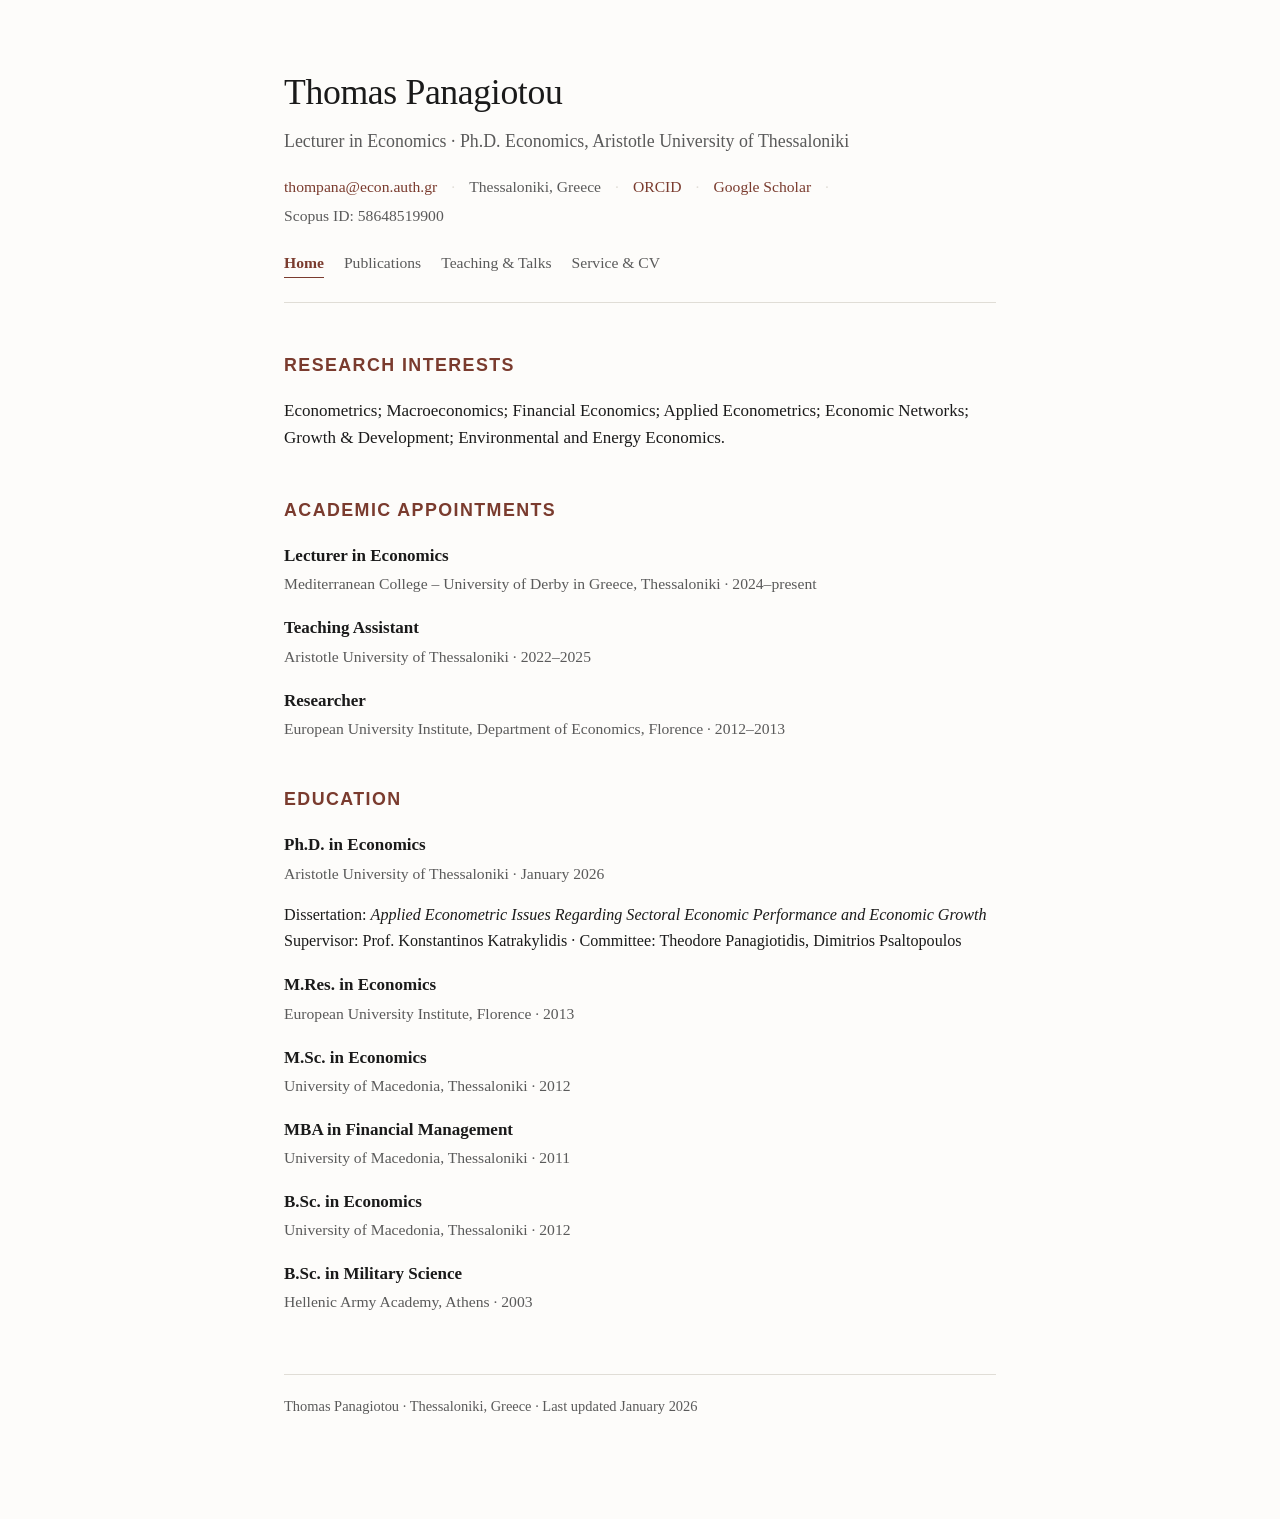
<file: index.html>
<!DOCTYPE html>
<html lang="en">
<head>
<meta charset="UTF-8">
<meta name="viewport" content="width=device-width, initial-scale=1.0">
<title>Thomas Panagiotou — Economist</title>
<link rel="stylesheet" href="style.css">
</head>
<body>
<div class="wrap">

  <header>
    <h1>Thomas Panagiotou</h1>
    <p class="role">Lecturer in Economics · Ph.D. Economics, Aristotle University of Thessaloniki</p>
    <div class="contact">
      <a href="mailto:thompana@econ.auth.gr">thompana@econ.auth.gr</a>
      <span class="sep">·</span>
      <span>Thessaloniki, Greece</span>
      <span class="sep">·</span>
      <a href="https://orcid.org/0000-0002-3631-9676" target="_blank" rel="noopener">ORCID</a>
      <span class="sep">·</span>
      <!-- TODO: replace # with your actual Google Scholar profile URL -->
      <a href="#" target="_blank" rel="noopener">Google Scholar</a>
      <span class="sep">·</span>
      <span>Scopus ID: 58648519900</span>
    </div>
    <nav>
      <a href="index.html" class="active">Home</a>
      <a href="publications.html">Publications</a>
      <a href="teaching.html">Teaching &amp; Talks</a>
      <a href="service.html">Service &amp; CV</a>
    </nav>
  </header>

  <section id="research">
    <h2>Research Interests</h2>
    <p>Econometrics; Macroeconomics; Financial Economics; Applied Econometrics; Economic Networks; Growth &amp; Development; Environmental and Energy Economics.</p>
  </section>

  <section id="appointments">
    <h2>Academic Appointments</h2>
    <div class="entry">
      <p class="entry-title">Lecturer in Economics</p>
      <p class="entry-meta">Mediterranean College – University of Derby in Greece, Thessaloniki · 2024–present</p>
    </div>
    <div class="entry">
      <p class="entry-title">Teaching Assistant</p>
      <p class="entry-meta">Aristotle University of Thessaloniki · 2022–2025</p>
    </div>
    <div class="entry">
      <p class="entry-title">Researcher</p>
      <p class="entry-meta">European University Institute, Department of Economics, Florence · 2012–2013</p>
    </div>
  </section>

  <section id="education">
    <h2>Education</h2>
    <div class="entry">
      <p class="entry-title">Ph.D. in Economics</p>
      <p class="entry-meta">Aristotle University of Thessaloniki · January 2026</p>
      <p class="entry-detail">Dissertation: <em>Applied Econometric Issues Regarding Sectoral Economic Performance and Economic Growth</em><br>
      Supervisor: Prof. Konstantinos Katrakylidis · Committee: Theodore Panagiotidis, Dimitrios Psaltopoulos</p>
    </div>
    <div class="entry">
      <p class="entry-title">M.Res. in Economics</p>
      <p class="entry-meta">European University Institute, Florence · 2013</p>
    </div>
    <div class="entry">
      <p class="entry-title">M.Sc. in Economics</p>
      <p class="entry-meta">University of Macedonia, Thessaloniki · 2012</p>
    </div>
    <div class="entry">
      <p class="entry-title">MBA in Financial Management</p>
      <p class="entry-meta">University of Macedonia, Thessaloniki · 2011</p>
    </div>
    <div class="entry">
      <p class="entry-title">B.Sc. in Economics</p>
      <p class="entry-meta">University of Macedonia, Thessaloniki · 2012</p>
    </div>
    <div class="entry">
      <p class="entry-title">B.Sc. in Military Science</p>
      <p class="entry-meta">Hellenic Army Academy, Athens · 2003</p>
    </div>
  </section>

  <footer>
    Thomas Panagiotou · Thessaloniki, Greece · Last updated January 2026
  </footer>

</div>
</body>
</html>
</file>
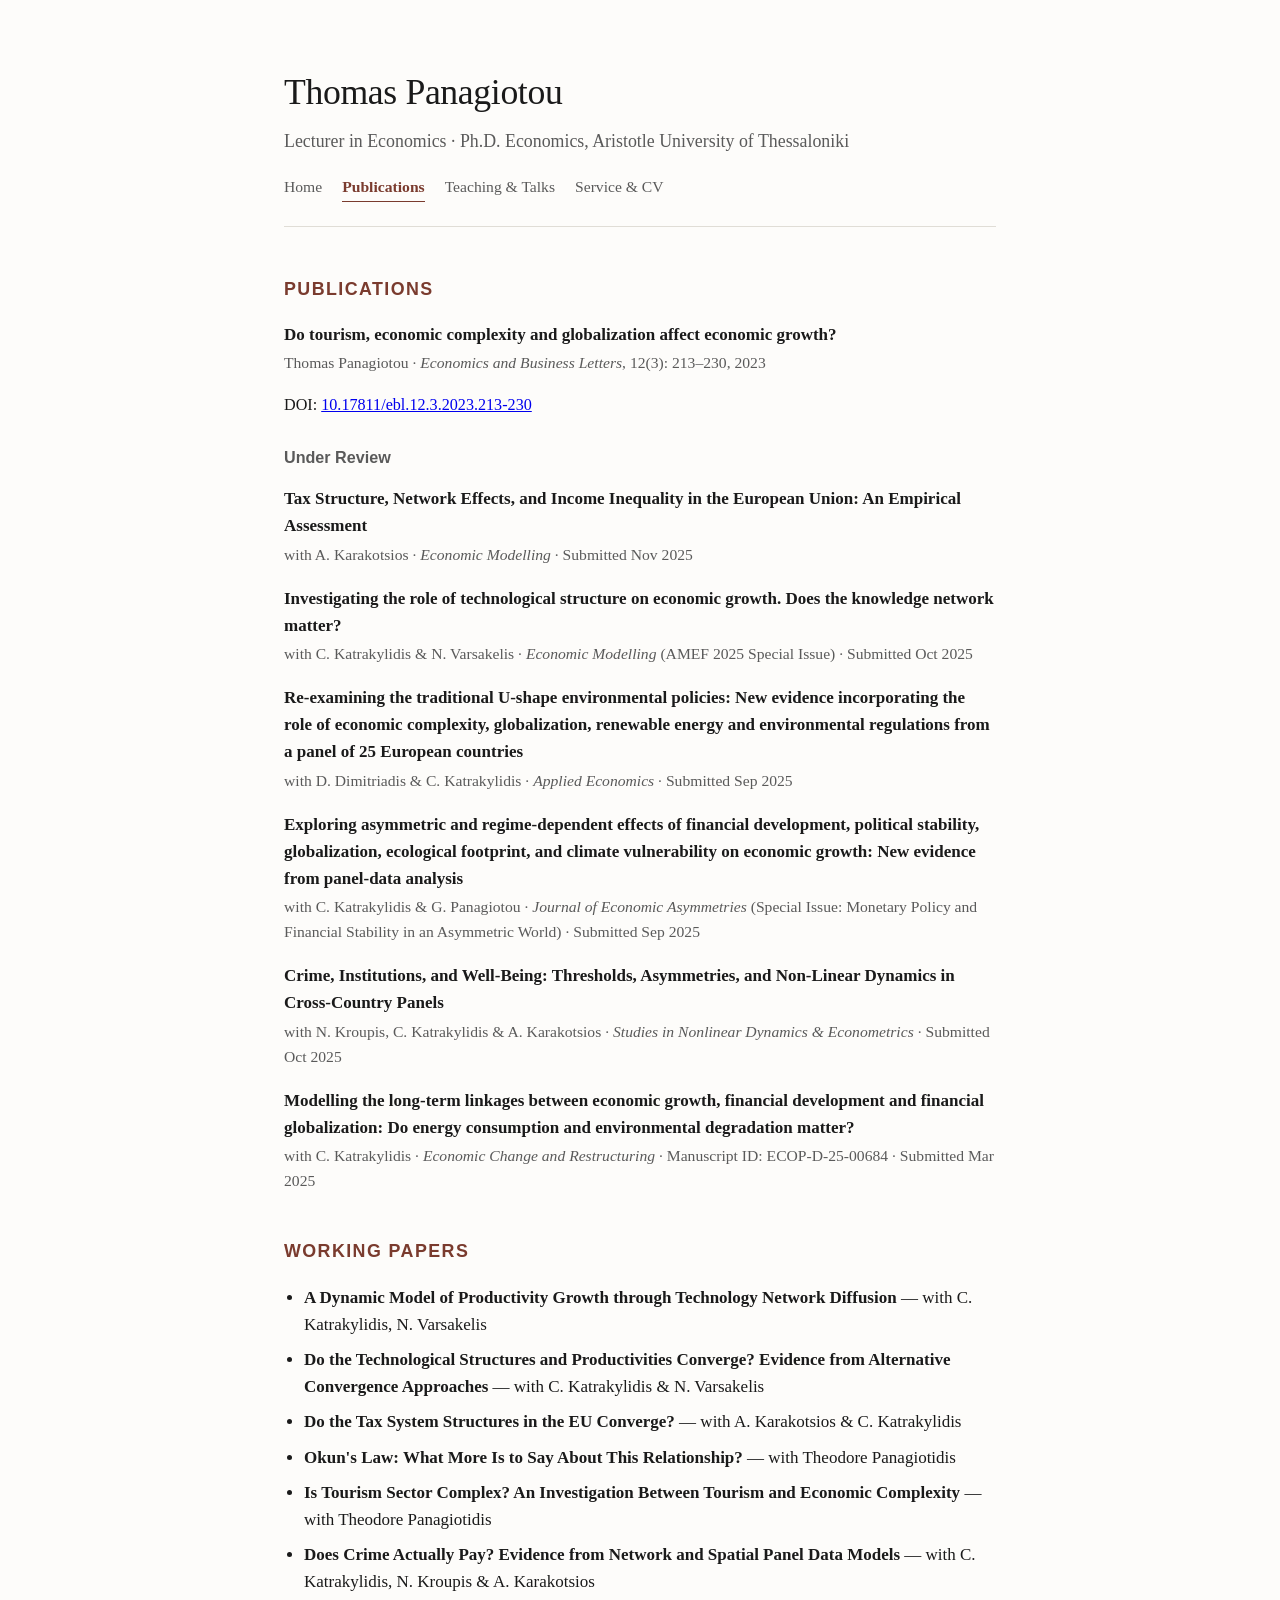
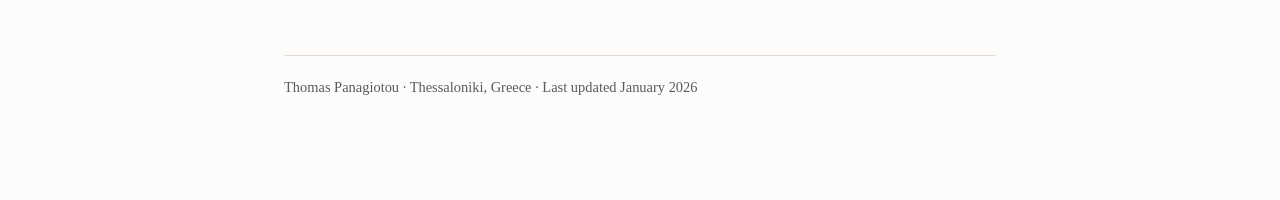
<file: publications.html>
<!DOCTYPE html>
<html lang="en">
<head>
<meta charset="UTF-8">
<meta name="viewport" content="width=device-width, initial-scale=1.0">
<title>Publications — Thomas Panagiotou</title>
<link rel="stylesheet" href="style.css">
</head>
<body>
<div class="wrap">

  <header>
    <h1>Thomas Panagiotou</h1>
    <p class="role">Lecturer in Economics · Ph.D. Economics, Aristotle University of Thessaloniki</p>
    <nav>
      <a href="index.html">Home</a>
      <a href="publications.html" class="active">Publications</a>
      <a href="teaching.html">Teaching &amp; Talks</a>
      <a href="service.html">Service &amp; CV</a>
    </nav>
  </header>

  <section id="publications">
    <h2>Publications</h2>

    <div class="entry">
      <p class="entry-title">Do tourism, economic complexity and globalization affect economic growth?</p>
      <p class="entry-meta">Thomas Panagiotou · <em>Economics and Business Letters</em>, 12(3): 213–230, 2023</p>
      <p class="entry-detail">DOI: <a href="https://doi.org/10.17811/ebl.12.3.2023.213-230" target="_blank" rel="noopener">10.17811/ebl.12.3.2023.213-230</a></p>
    </div>

    <h3 class="subhead">Under Review</h3>

    <div class="entry">
      <p class="entry-title">Tax Structure, Network Effects, and Income Inequality in the European Union: An Empirical Assessment</p>
      <p class="entry-meta">with A. Karakotsios · <em>Economic Modelling</em> · Submitted Nov 2025</p>
    </div>

    <div class="entry">
      <p class="entry-title">Investigating the role of technological structure on economic growth. Does the knowledge network matter?</p>
      <p class="entry-meta">with C. Katrakylidis &amp; N. Varsakelis · <em>Economic Modelling</em> (AMEF 2025 Special Issue) · Submitted Oct 2025</p>
    </div>

    <div class="entry">
      <p class="entry-title">Re-examining the traditional U-shape environmental policies: New evidence incorporating the role of economic complexity, globalization, renewable energy and environmental regulations from a panel of 25 European countries</p>
      <p class="entry-meta">with D. Dimitriadis &amp; C. Katrakylidis · <em>Applied Economics</em> · Submitted Sep 2025</p>
    </div>

    <div class="entry">
      <p class="entry-title">Exploring asymmetric and regime-dependent effects of financial development, political stability, globalization, ecological footprint, and climate vulnerability on economic growth: New evidence from panel-data analysis</p>
      <p class="entry-meta">with C. Katrakylidis &amp; G. Panagiotou · <em>Journal of Economic Asymmetries</em> (Special Issue: Monetary Policy and Financial Stability in an Asymmetric World) · Submitted Sep 2025</p>
    </div>

    <div class="entry">
      <p class="entry-title">Crime, Institutions, and Well-Being: Thresholds, Asymmetries, and Non-Linear Dynamics in Cross-Country Panels</p>
      <p class="entry-meta">with N. Kroupis, C. Katrakylidis &amp; A. Karakotsios · <em>Studies in Nonlinear Dynamics &amp; Econometrics</em> · Submitted Oct 2025</p>
    </div>

    <div class="entry">
      <p class="entry-title">Modelling the long-term linkages between economic growth, financial development and financial globalization: Do energy consumption and environmental degradation matter?</p>
      <p class="entry-meta">with C. Katrakylidis · <em>Economic Change and Restructuring</em> · Manuscript ID: ECOP-D-25-00684 · Submitted Mar 2025</p>
    </div>
  </section>

  <section id="working-papers">
    <h2>Working Papers</h2>
    <ul class="plain">
      <li><strong>A Dynamic Model of Productivity Growth through Technology Network Diffusion</strong> — with C. Katrakylidis, N. Varsakelis</li>
      <li><strong>Do the Technological Structures and Productivities Converge? Evidence from Alternative Convergence Approaches</strong> — with C. Katrakylidis &amp; N. Varsakelis</li>
      <li><strong>Do the Tax System Structures in the EU Converge?</strong> — with A. Karakotsios &amp; C. Katrakylidis</li>
      <li><strong>Okun's Law: What More Is to Say About This Relationship?</strong> — with Theodore Panagiotidis</li>
      <li><strong>Is Tourism Sector Complex? An Investigation Between Tourism and Economic Complexity</strong> — with Theodore Panagiotidis</li>
      <li><strong>Does Crime Actually Pay? Evidence from Network and Spatial Panel Data Models</strong> — with C. Katrakylidis, N. Kroupis &amp; A. Karakotsios</li>
    </ul>
  </section>

  <footer>
    Thomas Panagiotou · Thessaloniki, Greece · Last updated January 2026
  </footer>

</div>
</body>
</html>
</file>
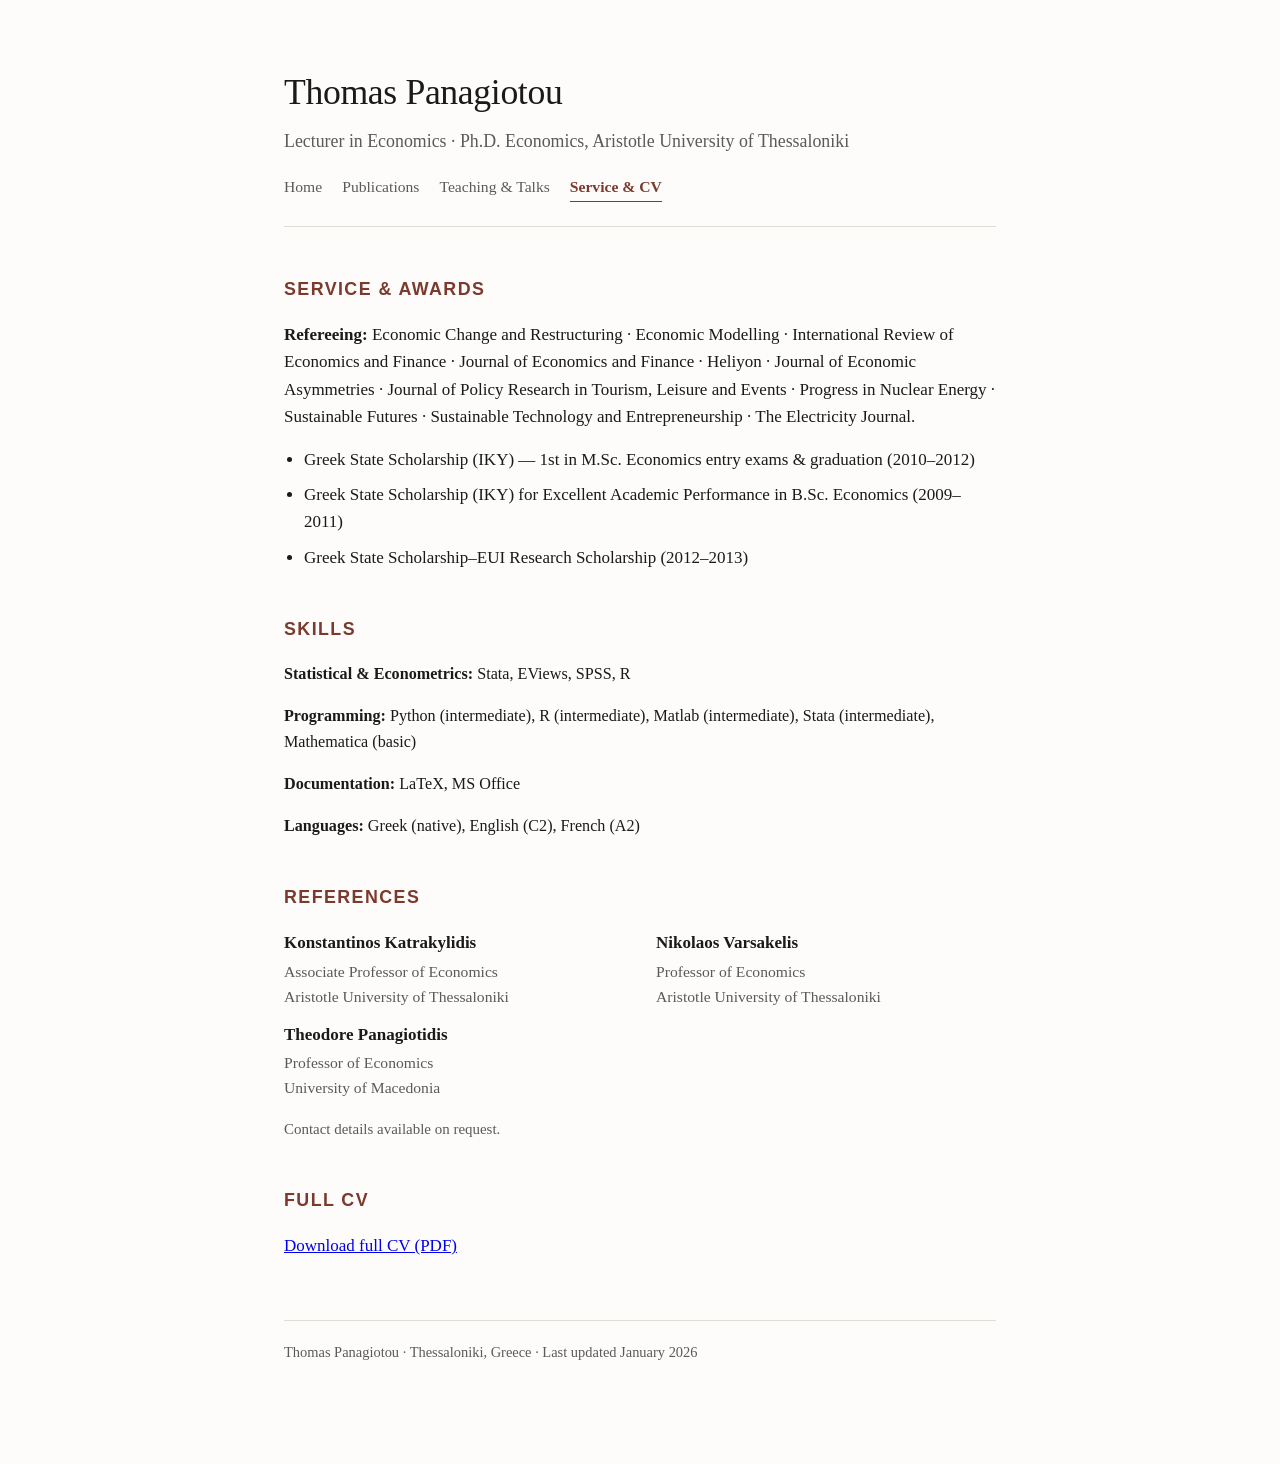
<file: service.html>
<!DOCTYPE html>
<html lang="en">
<head>
<meta charset="UTF-8">
<meta name="viewport" content="width=device-width, initial-scale=1.0">
<title>Service &amp; CV — Thomas Panagiotou</title>
<link rel="stylesheet" href="style.css">
</head>
<body>
<div class="wrap">

  <header>
    <h1>Thomas Panagiotou</h1>
    <p class="role">Lecturer in Economics · Ph.D. Economics, Aristotle University of Thessaloniki</p>
    <nav>
      <a href="index.html">Home</a>
      <a href="publications.html">Publications</a>
      <a href="teaching.html">Teaching &amp; Talks</a>
      <a href="service.html" class="active">Service &amp; CV</a>
    </nav>
  </header>

  <section id="service">
    <h2>Service &amp; Awards</h2>
    <p style="margin: 0 0 16px;"><strong>Refereeing:</strong> Economic Change and Restructuring · Economic Modelling · International Review of Economics and Finance · Journal of Economics and Finance · Heliyon · Journal of Economic Asymmetries · Journal of Policy Research in Tourism, Leisure and Events · Progress in Nuclear Energy · Sustainable Futures · Sustainable Technology and Entrepreneurship · The Electricity Journal.</p>
    <ul class="plain">
      <li>Greek State Scholarship (IKY) — 1st in M.Sc. Economics entry exams &amp; graduation (2010–2012)</li>
      <li>Greek State Scholarship (IKY) for Excellent Academic Performance in B.Sc. Economics (2009–2011)</li>
      <li>Greek State Scholarship–EUI Research Scholarship (2012–2013)</li>
    </ul>
  </section>

  <section id="skills">
    <h2>Skills</h2>
    <p class="skills-row"><b>Statistical &amp; Econometrics:</b> Stata, EViews, SPSS, R</p>
    <p class="skills-row"><b>Programming:</b> Python (intermediate), R (intermediate), Matlab (intermediate), Stata (intermediate), Mathematica (basic)</p>
    <p class="skills-row"><b>Documentation:</b> LaTeX, MS Office</p>
    <p class="skills-row"><b>Languages:</b> Greek (native), English (C2), French (A2)</p>
  </section>

  <section id="references">
    <h2>References</h2>
    <div class="two-col">
      <div>
        <p class="entry-title" style="margin-bottom:2px;">Konstantinos Katrakylidis</p>
        <p class="entry-meta">Associate Professor of Economics<br>Aristotle University of Thessaloniki</p>
      </div>
      <div>
        <p class="entry-title" style="margin-bottom:2px;">Nikolaos Varsakelis</p>
        <p class="entry-meta">Professor of Economics<br>Aristotle University of Thessaloniki</p>
      </div>
      <div>
        <p class="entry-title" style="margin-bottom:2px;">Theodore Panagiotidis</p>
        <p class="entry-meta">Professor of Economics<br>University of Macedonia</p>
      </div>
    </div>
    <p style="margin-top:14px; font-size:0.88em; color: var(--muted);">Contact details available on request.</p>
  </section>

  <section id="cv">
    <h2>Full CV</h2>
    <p><a href="cv.pdf" target="_blank" rel="noopener">Download full CV (PDF)</a></p>
  </section>

  <footer>
    Thomas Panagiotou · Thessaloniki, Greece · Last updated January 2026
  </footer>

</div>
</body>
</html>
</file>
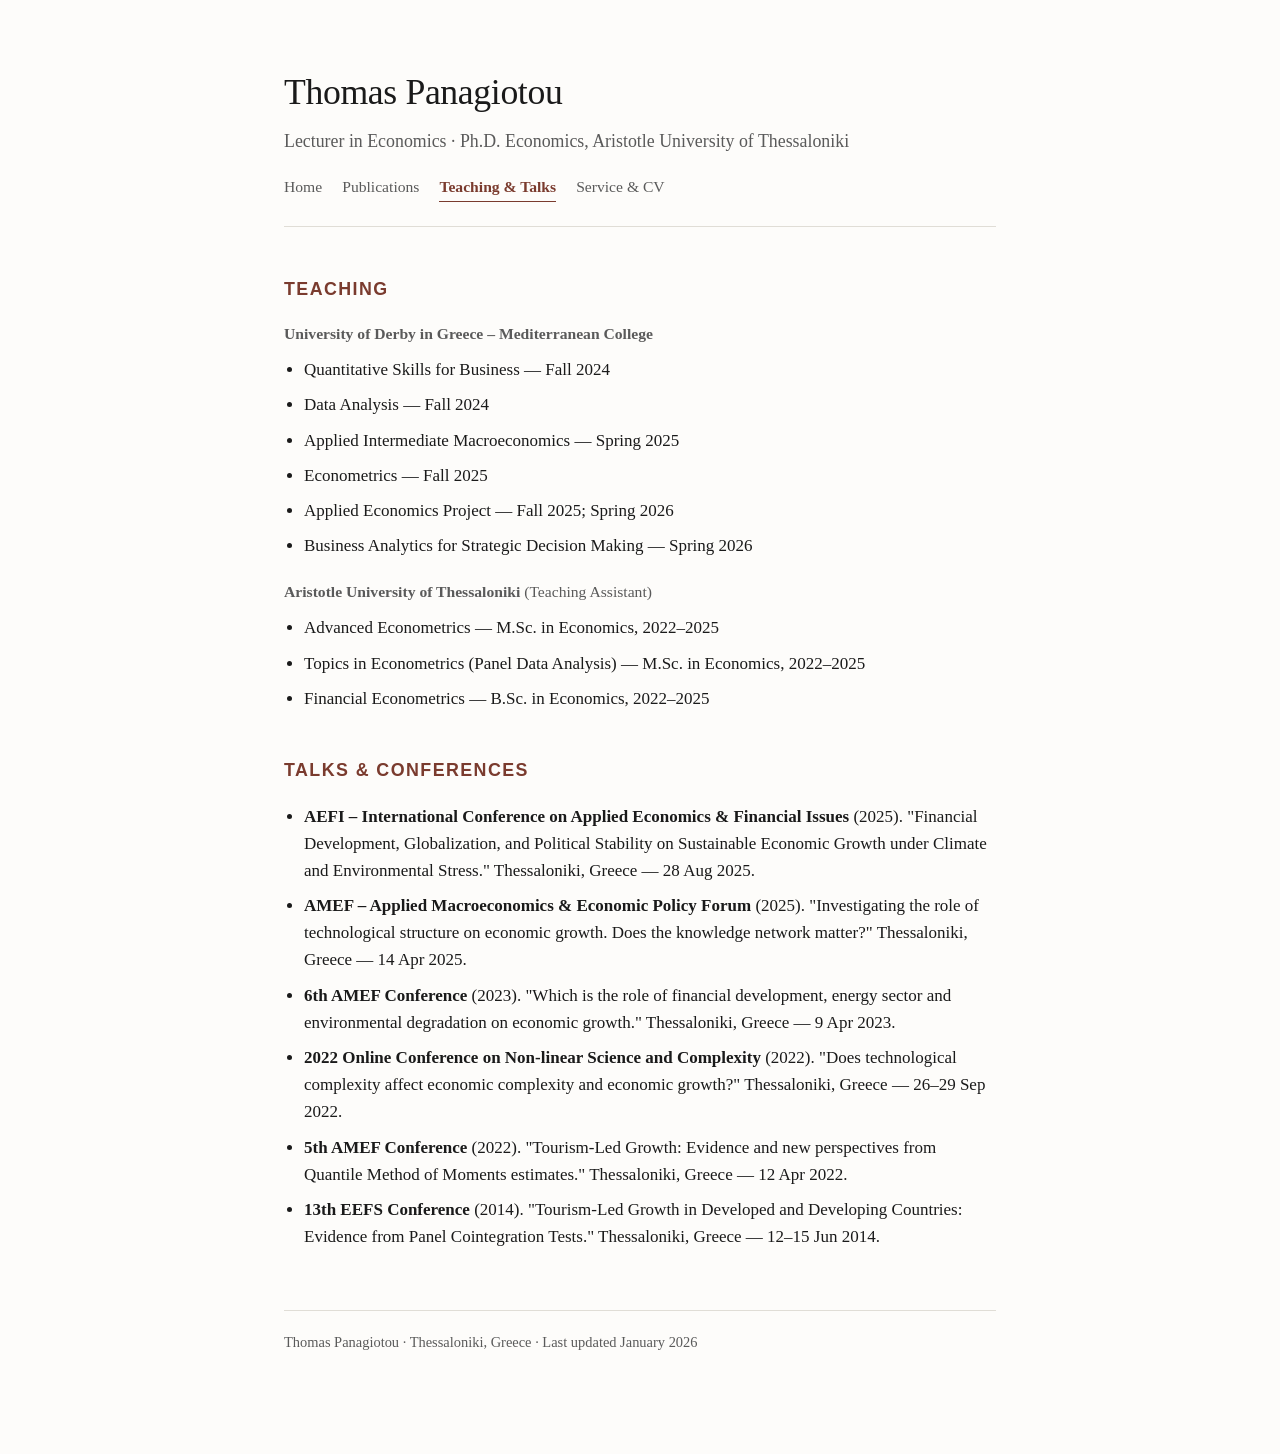
<file: teaching.html>
<!DOCTYPE html>
<html lang="en">
<head>
<meta charset="UTF-8">
<meta name="viewport" content="width=device-width, initial-scale=1.0">
<title>Teaching &amp; Talks — Thomas Panagiotou</title>
<link rel="stylesheet" href="style.css">
</head>
<body>
<div class="wrap">

  <header>
    <h1>Thomas Panagiotou</h1>
    <p class="role">Lecturer in Economics · Ph.D. Economics, Aristotle University of Thessaloniki</p>
    <nav>
      <a href="index.html">Home</a>
      <a href="publications.html">Publications</a>
      <a href="teaching.html" class="active">Teaching &amp; Talks</a>
      <a href="service.html">Service &amp; CV</a>
    </nav>
  </header>

  <section id="teaching">
    <h2>Teaching</h2>
    <p class="entry-meta" style="margin-bottom:10px;"><strong>University of Derby in Greece – Mediterranean College</strong></p>
    <ul class="plain">
      <li>Quantitative Skills for Business — Fall 2024</li>
      <li>Data Analysis — Fall 2024</li>
      <li>Applied Intermediate Macroeconomics — Spring 2025</li>
      <li>Econometrics — Fall 2025</li>
      <li>Applied Economics Project — Fall 2025; Spring 2026</li>
      <li>Business Analytics for Strategic Decision Making — Spring 2026</li>
    </ul>
    <p class="entry-meta" style="margin: 20px 0 10px;"><strong>Aristotle University of Thessaloniki</strong> (Teaching Assistant)</p>
    <ul class="plain">
      <li>Advanced Econometrics — M.Sc. in Economics, 2022–2025</li>
      <li>Topics in Econometrics (Panel Data Analysis) — M.Sc. in Economics, 2022–2025</li>
      <li>Financial Econometrics — B.Sc. in Economics, 2022–2025</li>
    </ul>
  </section>

  <section id="talks">
    <h2>Talks &amp; Conferences</h2>
    <ul class="plain">
      <li><strong>AEFI – International Conference on Applied Economics &amp; Financial Issues</strong> (2025). "Financial Development, Globalization, and Political Stability on Sustainable Economic Growth under Climate and Environmental Stress." Thessaloniki, Greece — 28 Aug 2025.</li>
      <li><strong>AMEF – Applied Macroeconomics &amp; Economic Policy Forum</strong> (2025). "Investigating the role of technological structure on economic growth. Does the knowledge network matter?" Thessaloniki, Greece — 14 Apr 2025.</li>
      <li><strong>6th AMEF Conference</strong> (2023). "Which is the role of financial development, energy sector and environmental degradation on economic growth." Thessaloniki, Greece — 9 Apr 2023.</li>
      <li><strong>2022 Online Conference on Non-linear Science and Complexity</strong> (2022). "Does technological complexity affect economic complexity and economic growth?" Thessaloniki, Greece — 26–29 Sep 2022.</li>
      <li><strong>5th AMEF Conference</strong> (2022). "Tourism-Led Growth: Evidence and new perspectives from Quantile Method of Moments estimates." Thessaloniki, Greece — 12 Apr 2022.</li>
      <li><strong>13th EEFS Conference</strong> (2014). "Tourism-Led Growth in Developed and Developing Countries: Evidence from Panel Cointegration Tests." Thessaloniki, Greece — 12–15 Jun 2014.</li>
    </ul>
  </section>

  <footer>
    Thomas Panagiotou · Thessaloniki, Greece · Last updated January 2026
  </footer>

</div>
</body>
</html>
</file>
<file: style.css>
:root {
  --text: #1a1a1a;
  --muted: #5a5a5a;
  --line: #e0ddd6;
  --accent: #7a3b2e;
  --bg: #fdfcfa;
}
* { box-sizing: border-box; }
body {
  margin: 0;
  background: var(--bg);
  color: var(--text);
  font-family: "Georgia", "Iowan Old Style", "Palatino Linotype", serif;
  line-height: 1.6;
  font-size: 17px;
}
.wrap {
  max-width: 760px;
  margin: 0 auto;
  padding: 64px 24px 100px;
}
header {
  margin-bottom: 48px;
  padding-bottom: 24px;
  border-bottom: 1px solid var(--line);
}
h1 {
  font-size: 2.1em;
  margin: 0 0 6px;
  font-weight: 500;
  letter-spacing: -0.01em;
}
.role {
  color: var(--muted);
  font-size: 1.05em;
  margin: 0 0 18px;
}
.contact {
  font-size: 0.92em;
  color: var(--muted);
  display: flex;
  flex-wrap: wrap;
  gap: 4px 14px;
  margin-bottom: 22px;
}
.contact a { color: var(--accent); text-decoration: none; }
.contact a:hover { text-decoration: underline; }
.contact span.sep { color: var(--line); }

nav {
  font-size: 0.92em;
  display: flex;
  flex-wrap: wrap;
  gap: 4px 20px;
}
nav a {
  color: var(--muted);
  text-decoration: none;
  border-bottom: 1px solid transparent;
  padding-bottom: 2px;
}
nav a:hover { color: var(--accent); border-bottom-color: var(--accent); }
nav a.active { color: var(--accent); border-bottom-color: var(--accent); font-weight: 600; }

section { margin-bottom: 44px; }
h2 {
  font-size: 1.05em;
  text-transform: uppercase;
  letter-spacing: 0.08em;
  color: var(--accent);
  font-weight: 600;
  margin: 0 0 18px;
  font-family: "Helvetica Neue", Arial, sans-serif;
}
h3.subhead {
  font-family: "Helvetica Neue", Arial, sans-serif;
  font-size: 0.95em;
  color: var(--muted);
  font-weight: 600;
  margin: 28px 0 14px;
  text-transform: none;
  letter-spacing: normal;
}
.entry { margin-bottom: 18px; }
.entry:last-child { margin-bottom: 0; }
.entry-title { font-weight: 600; margin: 0 0 2px; }
.entry-meta { color: var(--muted); font-size: 0.92em; margin: 0 0 4px; }
.entry-detail { font-size: 0.95em; color: var(--text); }
ul.plain { margin: 0; padding-left: 20px; }
ul.plain li { margin-bottom: 8px; }
.two-col { display: grid; grid-template-columns: 1fr 1fr; gap: 8px 32px; }
@media (max-width: 600px) {
  .two-col { grid-template-columns: 1fr; }
  .wrap { padding: 40px 18px 80px; }
}
.skills-row { margin-bottom: 8px; font-size: 0.95em; }
.skills-row b { font-weight: 600; }
footer {
  margin-top: 60px;
  padding-top: 20px;
  border-top: 1px solid var(--line);
  font-size: 0.85em;
  color: var(--muted);
}
</file>
